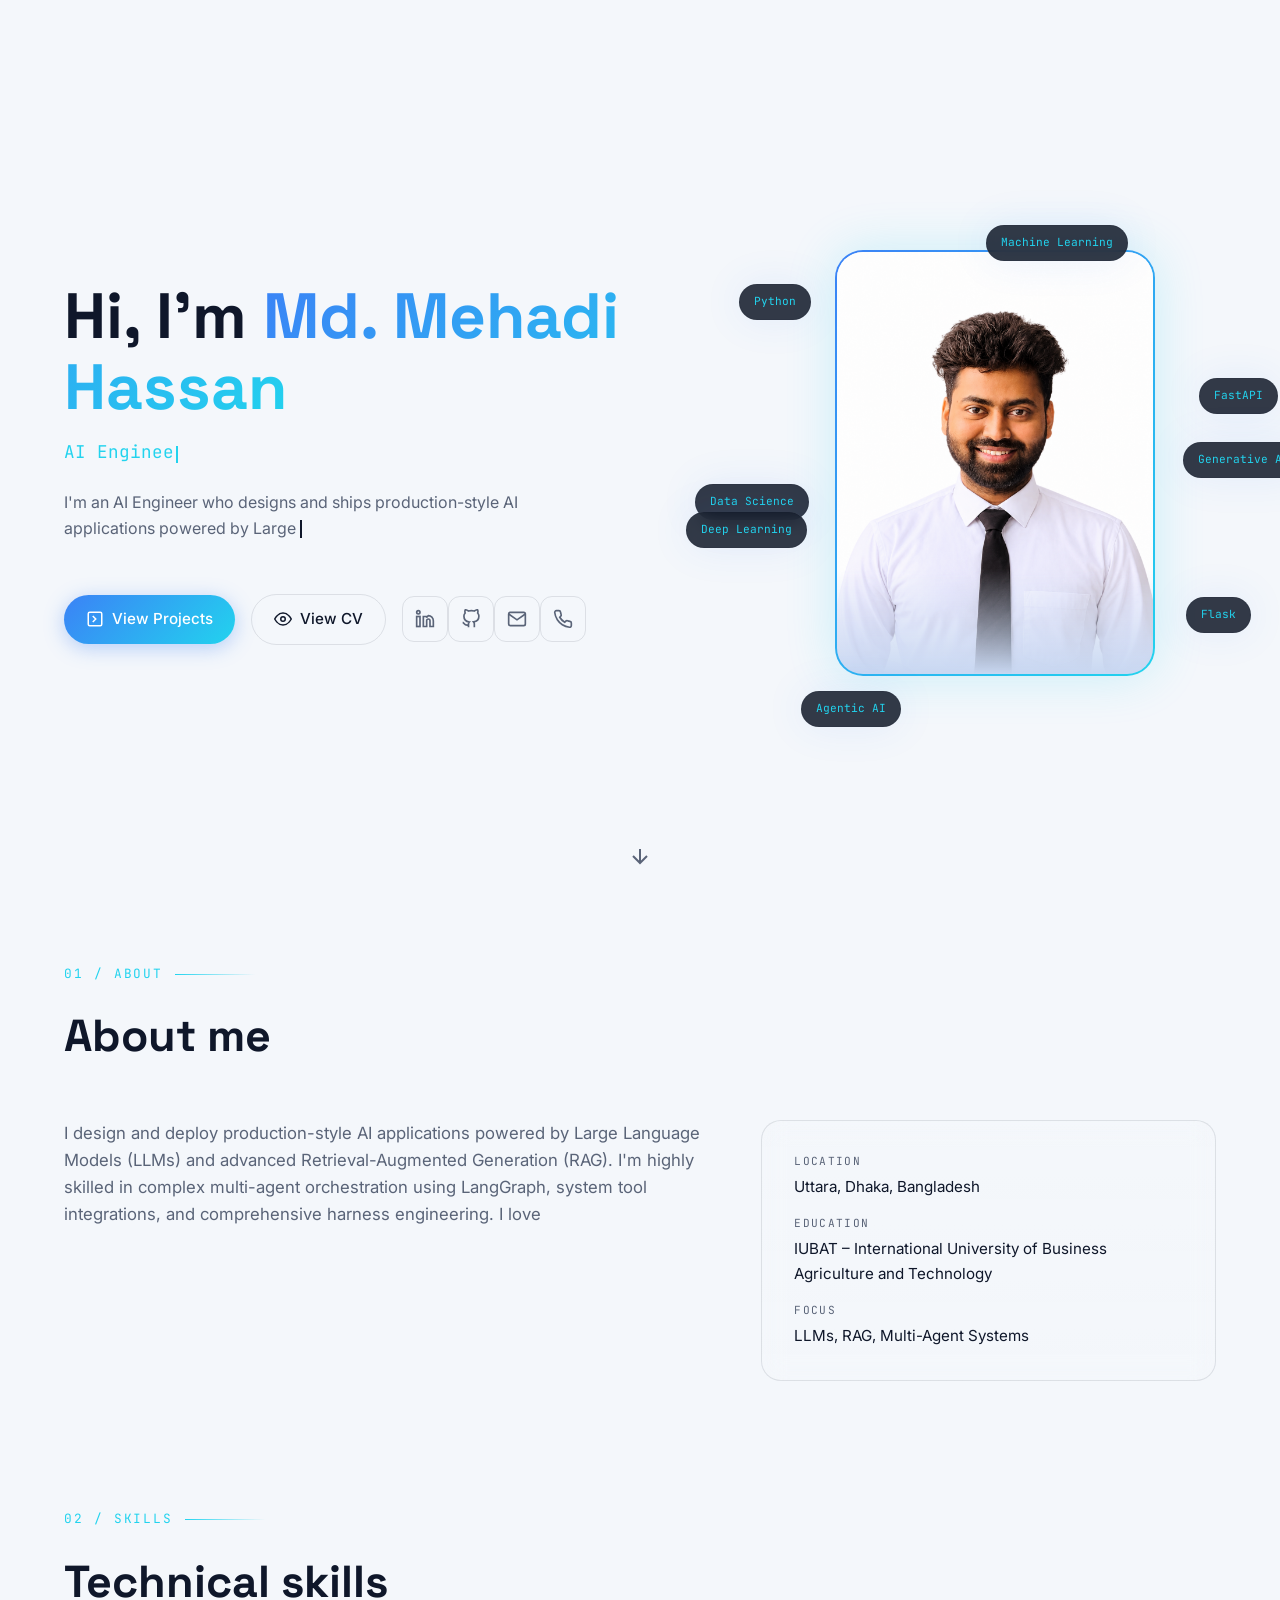
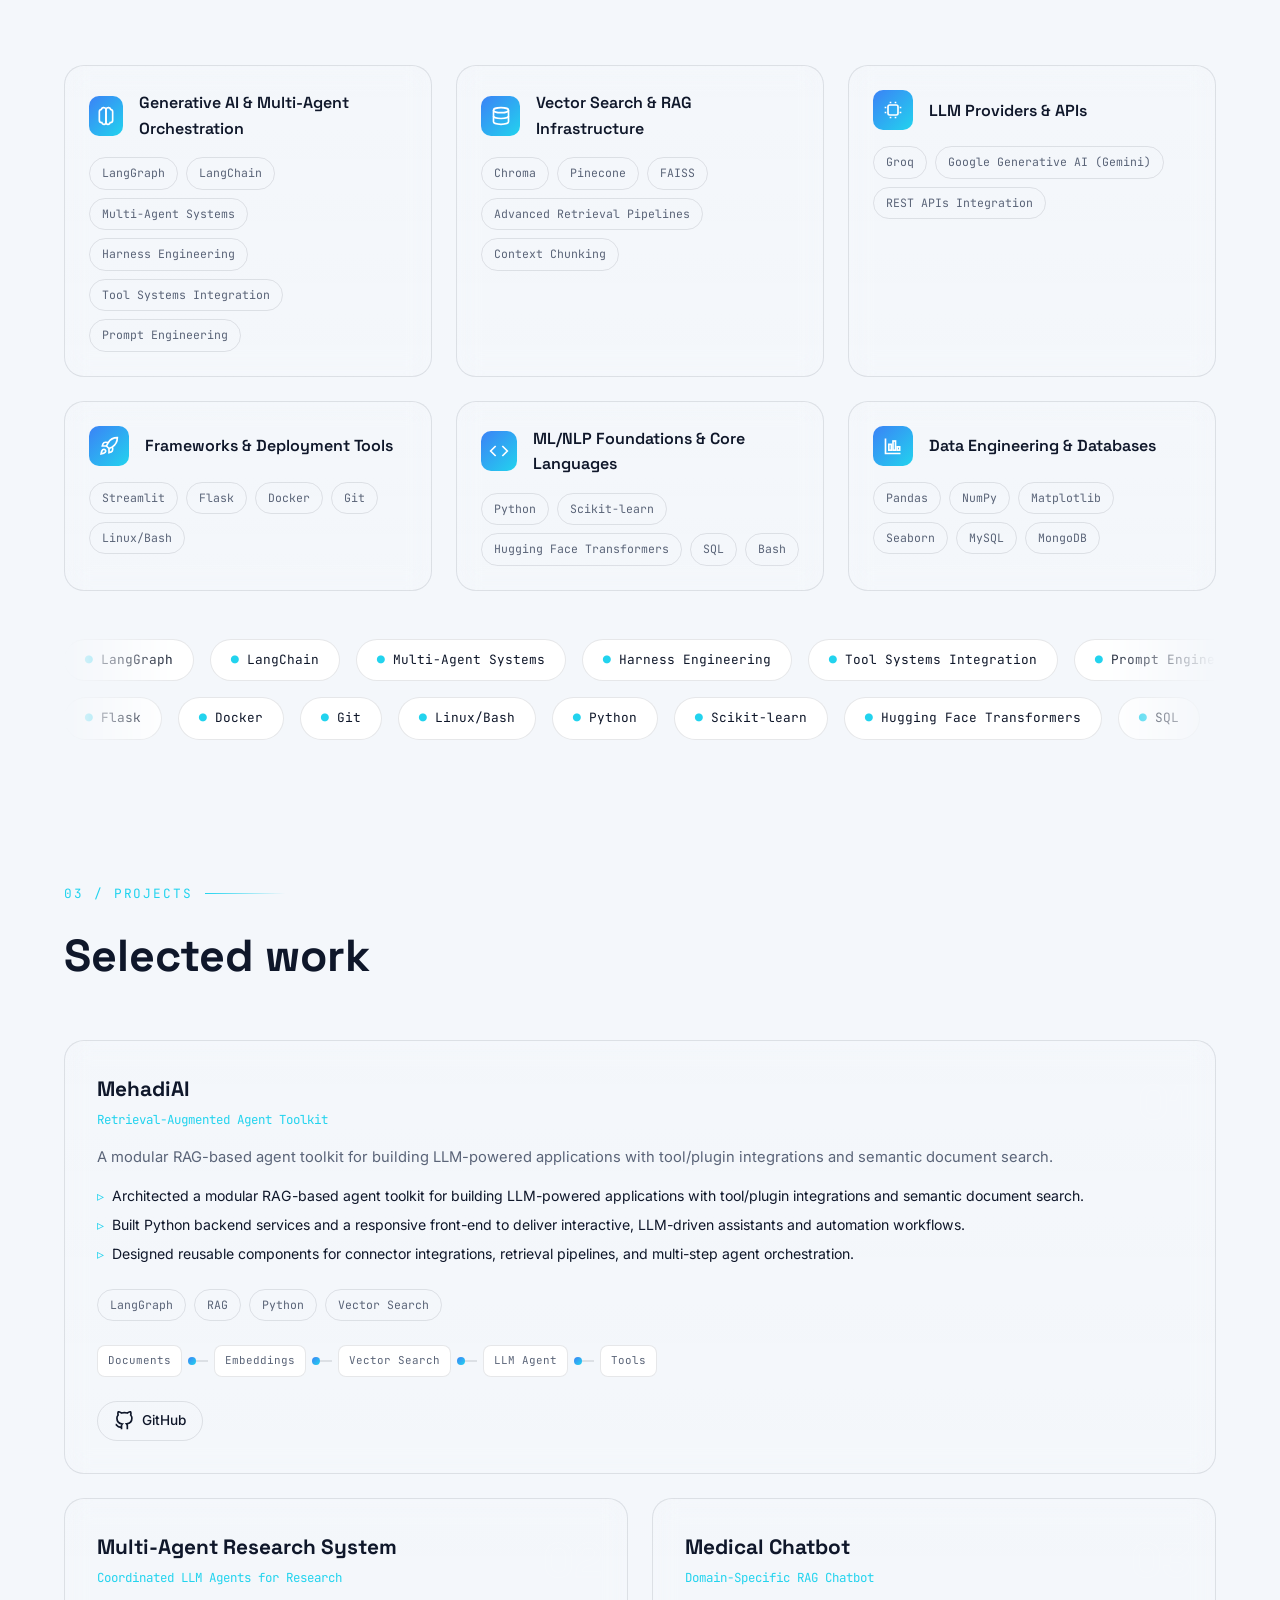
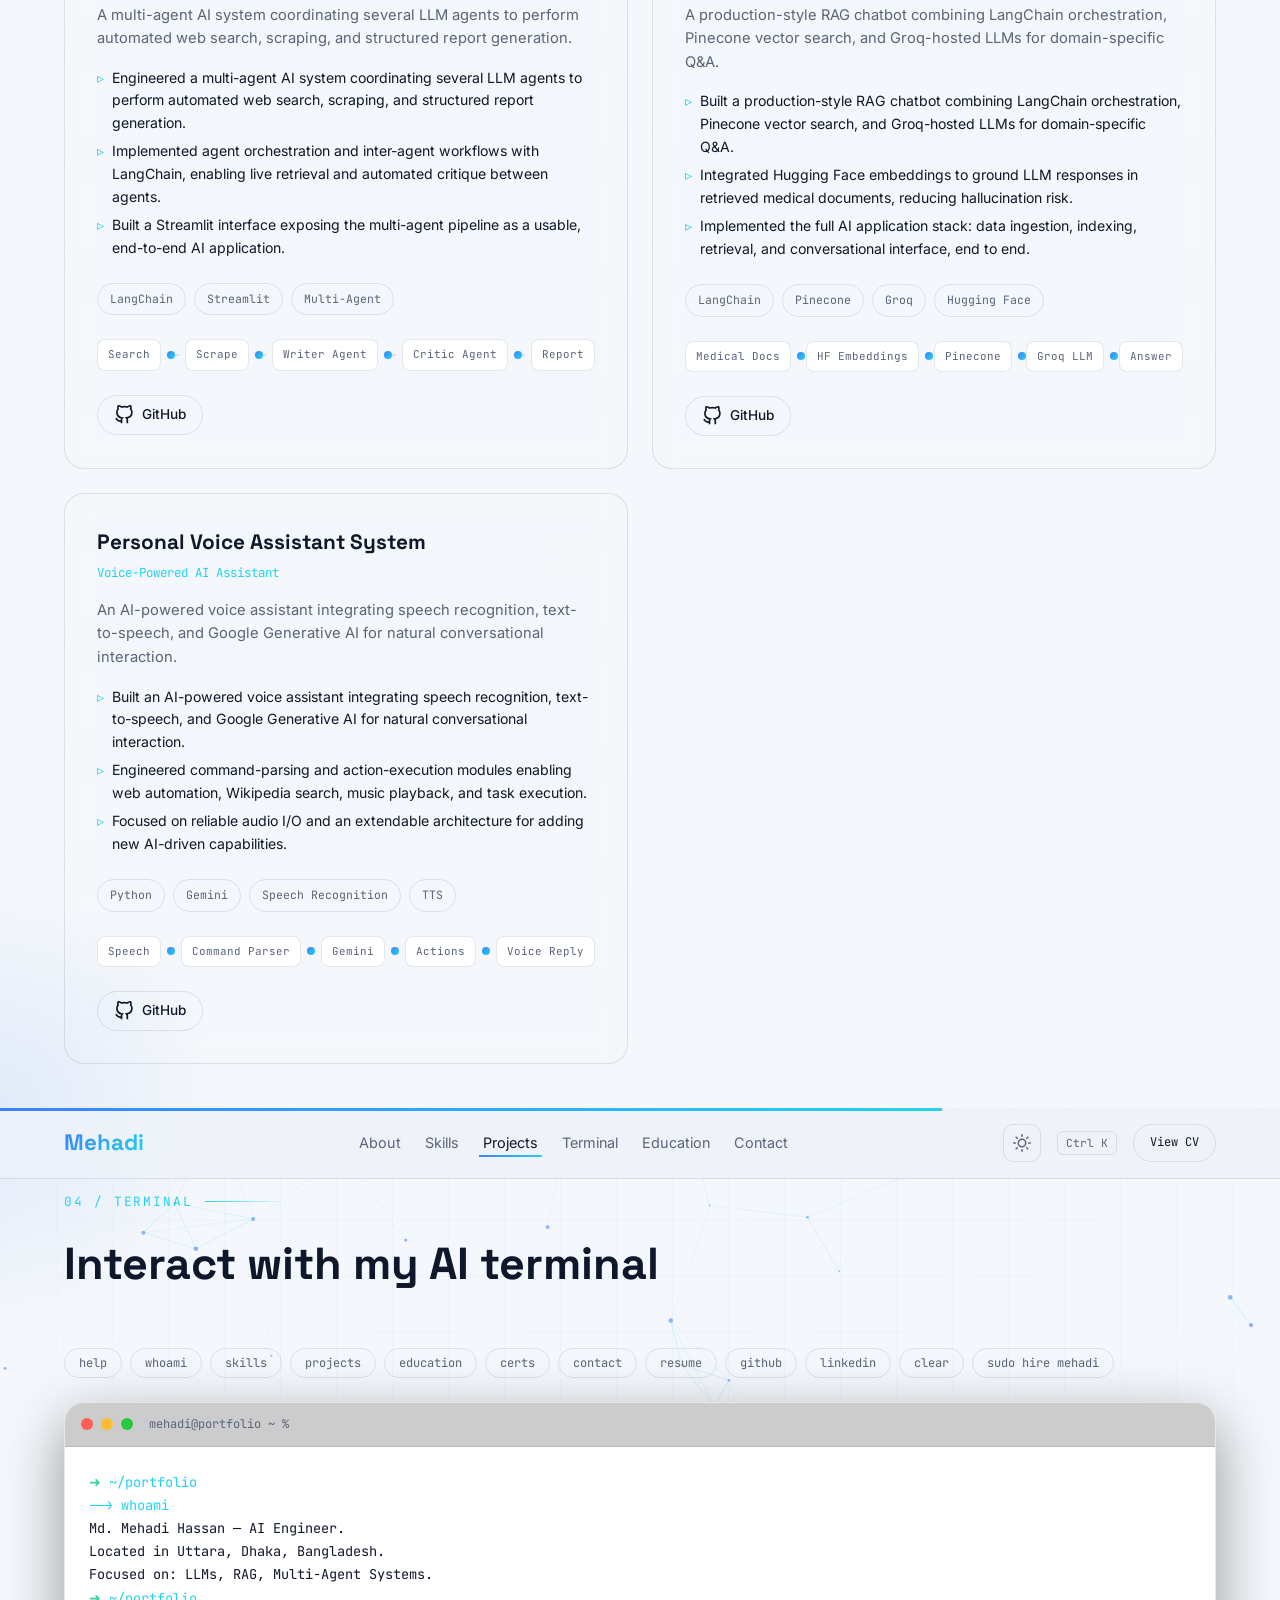
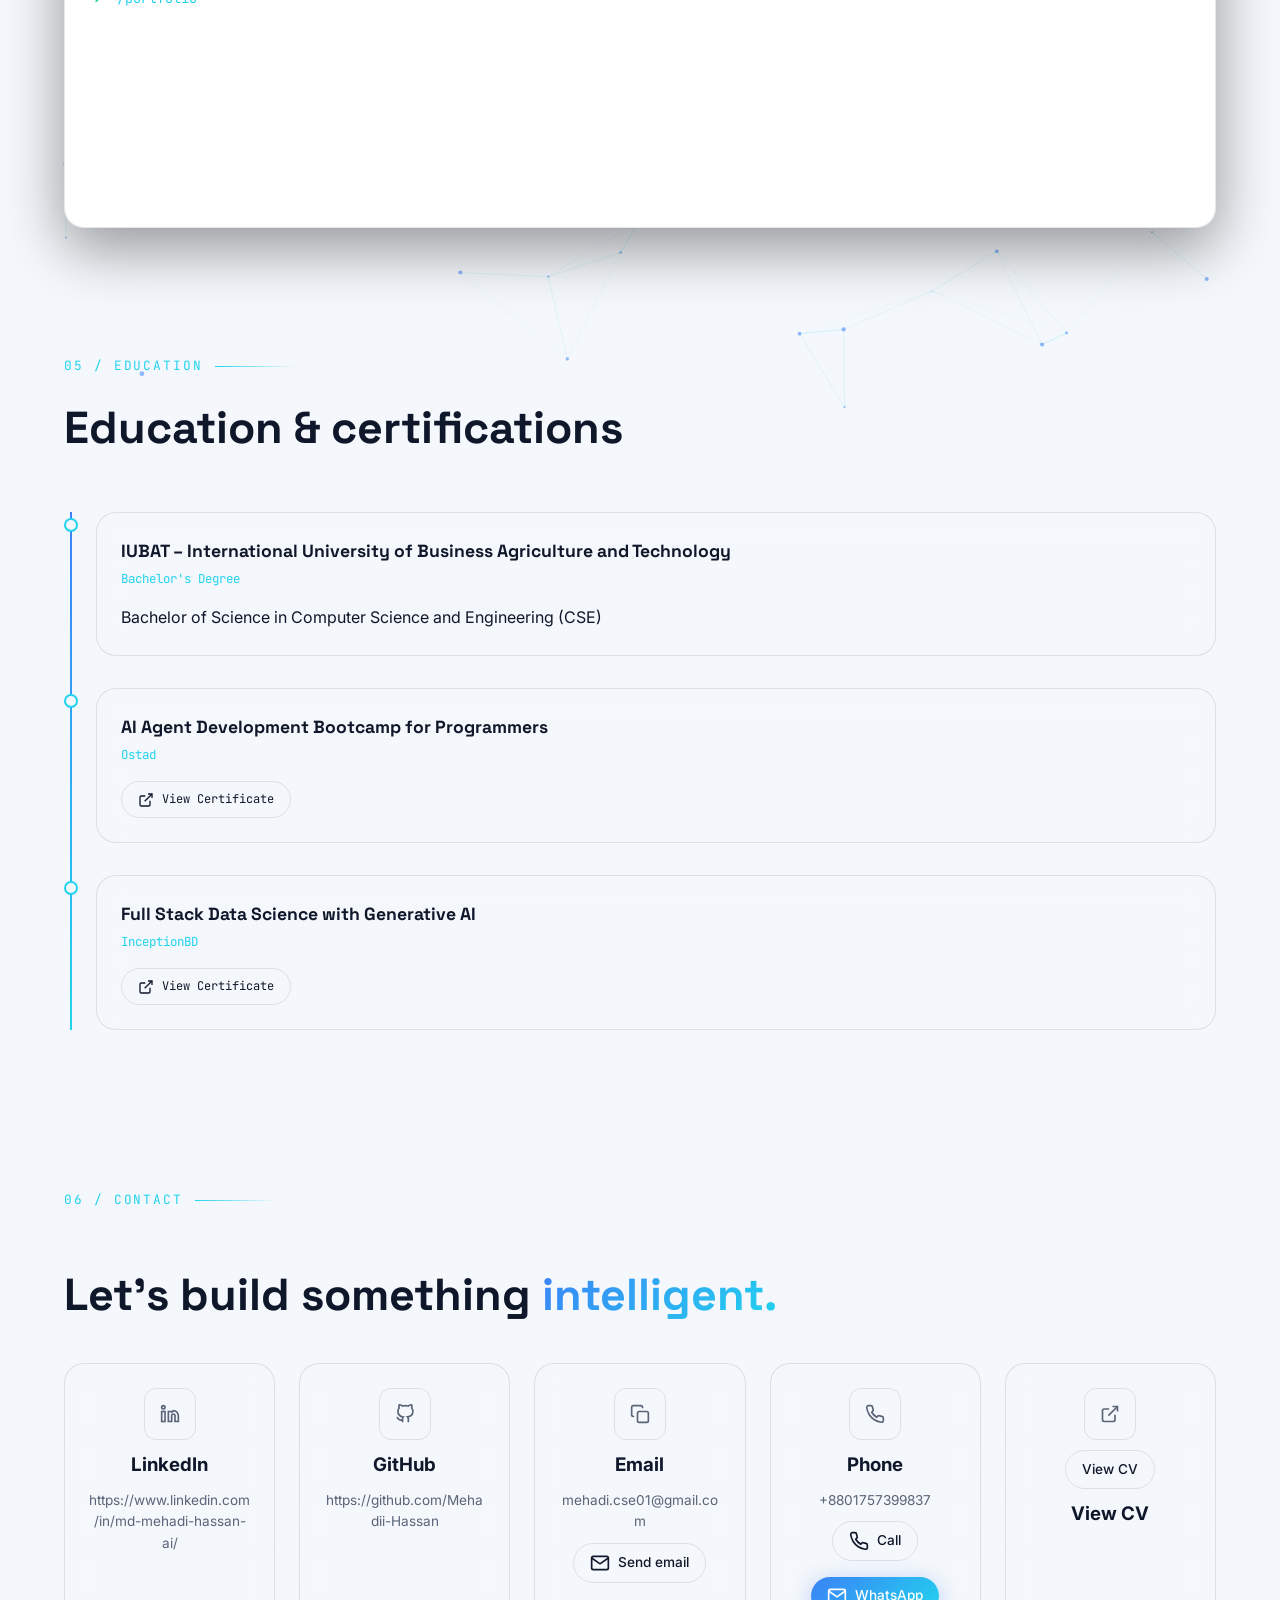
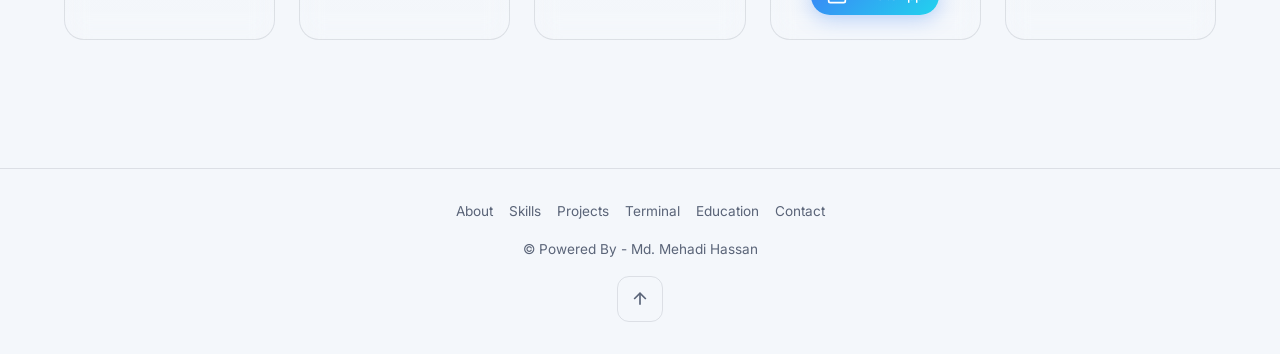
<file: index.html>
<!DOCTYPE html>
<html lang="en">
<head>
  <meta charset="UTF-8" />
  <meta name="viewport" content="width=device-width, initial-scale=1.0" />
  <!-- Apply saved/system theme before paint (prevents flash) -->
  <script>
    (function () {
      try {
        var saved = localStorage.getItem("theme");
        var wantsLight = saved ? saved === "light"
          : window.matchMedia("(prefers-color-scheme: light)").matches;
        if (wantsLight) document.documentElement.setAttribute("data-theme", "light");
      } catch (e) {}
    })();
  </script>

  <!-- SEO -->
  <title>Md. Mehadi Hassan — AI Engineer</title>
  <meta name="description" content="AI Engineer specializing in LLM applications, RAG infrastructure, and multi-agent orchestration with LangGraph. Portfolio of Md. Mehadi Hassan." />
  <link rel="icon" href="assets/favicon.svg" type="image/svg+xml" />
  <meta name="theme-color" content="#060A13" />

  <!-- Canonical (auto-updated by js/data.js if not a placeholder) -->
  <link rel="canonical" href="https://Mehadii-Hassan.github.io/Mehadi-Portfolio/" id="canonical" />

  <!-- Open Graph -->
  <meta property="og:type" content="website" />
  <meta property="og:title" content="Md. Mehadi Hassan — AI Engineer" />
  <meta property="og:description" content="AI Engineer specializing in LLM applications, RAG, and multi-agent systems with LangGraph." />
  <meta property="og:image" content="assets/og-image.png" />
  <meta property="og:url" content="https://Mehadii-Hassan.github.io/Mehadi-Portfolio/" />

  <!-- Twitter -->
  <meta name="twitter:card" content="summary_large_image" />
  <meta name="twitter:title" content="Md. Mehadi Hassan — AI Engineer" />
  <meta name="twitter:description" content="AI Engineer specializing in LLM applications, RAG, and multi-agent systems with LangGraph." />
  <meta name="twitter:image" content="assets/og-image.png" />

  <!-- Fonts -->
  <link rel="preconnect" href="https://fonts.googleapis.com" />
  <link rel="preconnect" href="https://fonts.gstatic.com" crossorigin />
  <link href="https://fonts.googleapis.com/css2?family=Space+Grotesk:wght@400;500;600;700&family=Inter:wght@400;500;600;700&family=JetBrains+Mono:wght@400;500;600&display=swap" rel="stylesheet" />

  <!-- Styles -->
  <link rel="stylesheet" href="css/style.css" />

  <!-- JSON-LD Person schema -->
  <script type="application/ld+json">
  {
    "@context": "https://schema.org",
    "@type": "Person",
    "name": "Md. Mehadi Hassan",
    "jobTitle": "AI Engineer",
    "email": "mailto:mehadi.cse01@gmail.com",
    "address": {
      "@type": "PostalAddress",
      "addressLocality": "Uttara, Dhaka",
      "addressCountry": "Bangladesh"
    },
    "sameAs": [
      "https://github.com/Mehadii-Hassan",
      "https://www.linkedin.com/in/md-mehadi-hassan-ai/"
    ]
  }
  </script>
</head>
<body>
  <!-- Canvas background -->
  <canvas id="bg-canvas"></canvas>

  <!-- Cursor spotlight -->
  <div id="spotlight" aria-hidden="true"></div>

  <!-- Scroll progress bar -->
  <div id="scroll-progress" aria-hidden="true"></div>

  <!-- Boot screen -->
  <div id="boot" aria-hidden="false">
    <div id="boot-text">> initializing portfolio...</div>
  </div>

  <header>
    <nav id="navbar" aria-label="Primary">
      <div class="nav-inner">
        <a href="#hero" class="logo"><span class="gradient-text" id="logo-text">MH.</span></a>

        <ul class="nav-links" id="nav-links">
          <!-- populated by JS from data.js -->
        </ul>

        <div class="nav-actions">
          <button id="theme-toggle" class="theme-toggle" aria-label="Toggle dark/light mode" aria-pressed="false">
            <svg class="icon-moon" width="18" height="18" viewBox="0 0 24 24" fill="none" stroke="currentColor" stroke-width="2" stroke-linecap="round" stroke-linejoin="round" aria-hidden="true"><path d="M21 12.79A9 9 0 1 1 11.21 3 7 7 0 0 0 21 12.79z"/></svg>
            <svg class="icon-sun" width="18" height="18" viewBox="0 0 24 24" fill="none" stroke="currentColor" stroke-width="2" stroke-linecap="round" stroke-linejoin="round" aria-hidden="true"><circle cx="12" cy="12" r="5"/><path d="M12 1v2M12 21v2M4.22 4.22l1.42 1.42M18.36 18.36l1.42 1.42M1 12h2M21 12h2M4.22 19.78l1.42-1.42M18.36 5.64l1.42-1.42"/></svg>
          </button>
          <button id="ctrlk-btn" class="ctrlk-hint" aria-label="Open command palette">Ctrl K</button>
          <a href="assets/Md__Mehadi_Hassan.pdf" class="cv-btn" target="_blank" rel="noopener noreferrer">View CV</a>
          <button id="hamburger" aria-label="Open menu" aria-expanded="false">
            <span></span><span></span><span></span>
          </button>
        </div>
      </div>
    </nav>

    <!-- Mobile menu -->
    <div id="mobile-menu" aria-hidden="true">
      <!-- populated by JS -->
    </div>
  </header>

  <main>
    <!-- ============ HERO ============ -->
    <section id="hero" class="hero">
      <div class="container hero-grid">
        <div class="hero-text reveal">
          <h1>Hi, I'm <span class="gradient-text" id="hero-name">Md. Mehadi Hassan</span></h1>

          <div class="typing-line">
            <span id="typed-role"></span><span class="type-cursor" aria-hidden="true"></span>
          </div>

          <p id="hero-stream" class="hero-intro"></p>

          <div class="hero-actions">
            <a href="#projects" class="btn btn-primary">
              <svg width="18" height="18" viewBox="0 0 24 24" fill="none" stroke="currentColor" stroke-width="2" aria-hidden="true"><path d="M5 3h14a2 2 0 0 1 2 2v14a2 2 0 0 1-2 2H5a2 2 0 0 1-2-2V5a2 2 0 0 1 2-2z"/><path d="M9 8l4 4-4 4"/></svg>
              View Projects
            </a>
            <a href="assets/Md__Mehadi_Hassan.pdf" class="btn btn-outline" target="_blank" rel="noopener noreferrer">
              <svg width="18" height="18" viewBox="0 0 24 24" fill="none" stroke="currentColor" stroke-width="2" aria-hidden="true"><path d="M1 12s4-8 11-8 11 8 11 8-4 8-11 8-11-8-11-8z"/><circle cx="12" cy="12" r="3"/></svg>
              View CV
            </a>
            <div class="icon-btns" id="hero-social">
              <!-- GitHub / LinkedIn / Email icon buttons populated by JS -->
            </div>
          </div>
        </div>

        <div class="hero-visual reveal">
          <div class="float-anim">
            <div class="photo-frame" id="photo-tilt">
              <div class="photo-inner">
                <img src="assets/profile.png" alt="Portrait of Md. Mehadi Hassan" width="360" height="480" loading="eager" />
              </div>
            </div>
          </div>
          <span class="photo-badge badge-1">Python</span>
          <span class="photo-badge badge-2">Data Science</span>
          <span class="photo-badge badge-3">FastAPI</span>
          <span class="photo-badge badge-4">Flask</span>
          <span class="photo-badge badge-5">Machine Learning</span>
          <span class="photo-badge badge-6">Deep Learning</span>
          <span class="photo-badge badge-7">Generative AI</span>
          <span class="photo-badge badge-8">Agentic AI</span>
        </div>
      </div>

      <div class="scroll-down" aria-hidden="true">
        <svg width="24" height="24" viewBox="0 0 24 24" fill="none" stroke="currentColor" stroke-width="2"><path d="M12 5v14"/><path d="M19 12l-7 7-7-7"/></svg>
      </div>
    </section>

    <!-- ============ ABOUT ============ -->
    <section id="about">
      <div class="container">
        <div class="section-head reveal">
          <div class="mono-label">01 / About</div>
          <h2>About me</h2>
        </div>
        <div class="about-grid">
          <p id="about-stream" class="about-stream reveal"></p>
          <div class="facts-card glass reveal">
            <div class="fact">
              <span class="fact-label">Location</span>
              <span class="fact-value" id="fact-location">Uttara, Dhaka, Bangladesh</span>
            </div>
            <div class="fact">
              <span class="fact-label">Education</span>
              <span class="fact-value" id="fact-education"></span>
            </div>
            <div class="fact">
              <span class="fact-label">Focus</span>
              <span class="fact-value" id="fact-focus"></span>
            </div>
          </div>
        </div>
      </div>
    </section>

    <!-- ============ SKILLS ============ -->
    <section id="skills">
      <div class="container">
        <div class="section-head reveal">
          <div class="mono-label">02 / Skills</div>
          <h2>Technical skills</h2>
        </div>
        <div class="skills-grid" id="skills-grid"></div>

        <div class="marquee-wrap reveal">
          <div class="marquee marquee-row-1" id="marquee-1"></div>
          <div class="marquee marquee-row-2 reverse marquee-mid" id="marquee-2"></div>
        </div>
      </div>
    </section>

    <!-- ============ PROJECTS ============ -->
    <section id="projects">
      <div class="container">
        <div class="section-head reveal">
          <div class="mono-label">03 / Projects</div>
          <h2>Selected work</h2>
        </div>
        <div class="projects-grid" id="projects-grid"></div>
      </div>
    </section>

    <!-- ============ TERMINAL ============ -->
    <section id="terminal">
      <div class="container">
        <div class="section-head reveal">
          <div class="mono-label">04 / Terminal</div>
          <h2>Interact with my AI terminal</h2>
        </div>

        <div class="terminal-chips reveal" id="term-chips">
          <!-- populated by JS -->
        </div>

        <div class="terminal reveal">
          <div class="term-bar">
            <span class="term-dot red"></span>
            <span class="term-dot yellow"></span>
            <span class="term-dot green"></span>
            <span class="term-title">mehadi@portfolio ~ %</span>
          </div>
          <div class="term-body" id="term-body" role="log" aria-live="polite">

          </div>
        </div>
      </div>
    </section>

    <!-- ============ EDUCATION ============ -->
    <section id="education">
      <div class="container">
        <div class="section-head reveal">
          <div class="mono-label">05 / Education</div>
          <h2>Education & certifications</h2>
        </div>
        <div class="timeline reveal" id="timeline">
          <div class="timeline-line" id="timeline-line"></div>
          <!-- education + certs populated by JS -->
        </div>
      </div>
    </section>

    <!-- ============ CONTACT ============ -->
    <section id="contact">
      <div class="container">
        <div class="section-head reveal">
          <div class="mono-label">06 / Contact</div>
        </div>
        <h2 class="contact-headline reveal">Let's build something <span class="gradient-text">intelligent.</span></h2>
        <div class="contact-grid" id="contact-grid"></div>
      </div>
    </section>
  </main>

  <footer>
    <div class="container footer-inner">
      <div class="footer-links" id="footer-links"></div>
      <p class="footer-note" id="footer-note"></p>
      <button id="back-to-top" aria-label="Back to top">
        <svg width="20" height="20" viewBox="0 0 24 24" fill="none" stroke="currentColor" stroke-width="2"><path d="M12 19V5"/><path d="M5 12l7-7 7 7"/></svg>
      </button>
    </div>
  </footer>

  <!-- Command palette -->
  <div id="palette-overlay" aria-hidden="true">
    <div id="palette" role="dialog" aria-label="Command palette">
      <input id="palette-input" type="text" placeholder="Type a command or jump to..." aria-label="Search commands" />
      <ul id="palette-list"></ul>
    </div>
  </div>

  <!-- Toast -->
  <div id="toast" role="status" aria-live="polite"></div>

  <!-- Scripts -->
  <script src="js/data.js"></script>
  <script src="js/icons.js"></script>
  <script src="js/stream.js"></script>
  <script src="js/background.js"></script>
  <script src="js/terminal.js"></script>
  <script src="js/main.js"></script>
</body>
</html>
</file>
<file: css/style.css>
/* ============================================================
   DESIGN SYSTEM
   Concept: dark, calm, high-end AI-lab aesthetic (Linear/Vercel)
   ============================================================ */

:root {
  --bg: #060A13;
  --bg-soft: #0B1120;
  --surface: #101827;
  --bg-glass: rgba(6, 10, 19, 0.75);
  --border: rgba(255, 255, 255, 0.08);
  --text: #E8ECF4;
  --muted: #8B95A9;
  --primary: #3B82F6;
  --accent: #22D3EE;
  --violet: #8B5CF6;
  --gradient: linear-gradient(135deg, #3B82F6, #22D3EE);
  --success: #34D399;

  /* Fonts */
  --font-heading: "Space Grotesk", sans-serif;
  --font-body: "Inter", sans-serif;
  --font-mono: "JetBrains Mono", monospace;

  /* Spacing scale (8px multiples) */
  --sp-1: 8px;
  --sp-2: 16px;
  --sp-3: 24px;
  --sp-4: 32px;
  --sp-5: 48px;
  --sp-6: 64px;

  /* Layout */
  --max-w: 1200px;
  --radius: 20px;
  --radius-sm: 12px;

  /* Fluid type */
  --fs-hero: clamp(2.4rem, 5.5vw, 4rem);
  --fs-title: clamp(1.8rem, 4vw, 2.8rem);
  --fs-section: clamp(1.5rem, 2.6vw, 2rem);
  --fs-body: clamp(1rem, 1.2vw, 1.06rem);

  --shadow-glow: 0 0 40px rgba(34, 211, 238, 0.12);
  --transition: 0.25s cubic-bezier(0.4, 0, 0.2, 1);
}

/* ============================================================
   LIGHT THEME (override variables when <html data-theme="light">)
   ============================================================ */
[data-theme="light"] {
  --bg: #F4F7FB;
  --bg-soft: #EEF2F9;
  --surface: #FFFFFF;
  --bg-glass: rgba(238, 242, 249, 0.8);
  --border: rgba(15, 23, 42, 0.10);
  --text: #0F172A;
  --muted: #5A6478;
  --shadow-glow: 0 0 40px rgba(59, 130, 246, 0.10);
}

/* Smooth transition when switching themes (transform/opacity-friendly).
   Only active when the user is NOT reducing motion. */
@media (prefers-reduced-motion: no-preference) {
  body,
  .glass,
  .terminal,
  #navbar.scrolled,
  .skill-card,
  .project-card,
  .contact-card,
  .tl-card,
  .photo-inner,
  .pipe-node,
  .chip,
  .marquee-item {
    transition: background-color 0.35s ease, color 0.35s ease, border-color 0.35s ease;
  }
}

/* ---------- Reset ---------- */
*, *::before, *::after {
  box-sizing: border-box;
  margin: 0;
  padding: 0;
}

html {
  scroll-behavior: smooth;
  scroll-padding-top: 80px;
}

body {
  font-family: var(--font-body);
  font-size: var(--fs-body);
  color: var(--text);
  background: var(--bg);
  line-height: 1.6;
  overflow-x: hidden;
  -webkit-font-smoothing: antialiased;
}

/* Faint grid + noise overlay on the background */
body::before {
  content: "";
  position: fixed;
  inset: 0;
  z-index: 0;
  pointer-events: none;
  background-image:
    linear-gradient(rgba(59, 130, 246, 0.04) 1px, transparent 1px),
    linear-gradient(90deg, rgba(59, 130, 246, 0.04) 1px, transparent 1px);
  background-size: 56px 56px;
  -webkit-mask-image: radial-gradient(ellipse 80% 60% at 50% 0%, #000 40%, transparent 100%);
  mask-image: radial-gradient(ellipse 80% 60% at 50% 0%, #000 40%, transparent 100%);
}

#bg-canvas {
  position: fixed;
  inset: 0;
  z-index: 0;
  pointer-events: none;
}

img {
  max-width: 100%;
  display: block;
}

a {
  color: inherit;
  text-decoration: none;
}

button {
  font-family: inherit;
  cursor: pointer;
  border: none;
  background: none;
  color: inherit;
}

ul { list-style: none; }

/* Accessible focus rings */
:focus-visible {
  outline: 2px solid var(--accent);
  outline-offset: 3px;
  border-radius: 4px;
}

/* ---------- Utilities ---------- */
.container {
  max-width: var(--max-w);
  margin: 0 auto;
  padding: 0 var(--sp-3);
  position: relative;
  z-index: 1;
}

section {
  padding: var(--sp-6) 0;
  position: relative;
  z-index: 1;
}

.gradient-text {
  background: var(--gradient);
  -webkit-background-clip: text;
  background-clip: text;
  -webkit-text-fill-color: transparent;
  color: transparent;
}

.mono-label {
  font-family: var(--font-mono);
  font-size: 0.8rem;
  letter-spacing: 0.15em;
  color: var(--accent);
  text-transform: uppercase;
  display: flex;
  align-items: center;
  gap: 12px;
  margin-bottom: var(--sp-2);
}
.mono-label::after {
  content: "";
  flex: 1;
  max-width: 80px;
  height: 1px;
  background: linear-gradient(90deg, var(--accent), transparent);
}

/* Glass card */
.glass {
  background: linear-gradient(180deg, rgba(255,255,255,0.04), rgba(255,255,255,0.02));
  border: 1px solid var(--border);
  border-radius: var(--radius);
  backdrop-filter: blur(12px);
  -webkit-backdrop-filter: blur(12px);
}

/* ---------- Scroll reveal ---------- */
.reveal {
  opacity: 0;
  transform: translateY(24px);
  transition: opacity 0.7s cubic-bezier(0.4,0,0.2,1), transform 0.7s cubic-bezier(0.4,0,0.2,1);
}
.reveal.visible {
  opacity: 1;
  transform: translateY(0);
}

/* ---------- Scroll progress bar ---------- */
#scroll-progress {
  position: fixed;
  top: 0;
  left: 0;
  height: 3px;
  width: 0%;
  z-index: 1000;
  background: var(--gradient);
}

/* ---------- Cursor spotlight ---------- */
#spotlight {
  position: fixed;
  top: 0;
  left: 0;
  width: 500px;
  height: 500px;
  border-radius: 50%;
  pointer-events: none;
  z-index: 0;
  background: radial-gradient(circle, rgba(59,130,246,0.10), transparent 60%);
  transform: translate(-50%, -50%);
  transition: opacity 0.3s;
}

/* ============================================================
   BOOT SCREEN
   ============================================================ */
#boot {
  position: fixed;
  inset: 0;
  z-index: 2000;
  background: var(--bg);
  display: flex;
  align-items: center;
  justify-content: center;
  flex-direction: column;
  gap: var(--sp-2);
  transition: opacity 0.6s ease;
}
#boot.hidden { opacity: 0; pointer-events: none; }
#boot-text {
  font-family: var(--font-mono);
  color: var(--muted);
  font-size: 0.95rem;
  white-space: pre;
}

/* ============================================================
   NAVBAR
   ============================================================ */
#navbar {
  position: fixed;
  top: 0;
  left: 0;
  right: 0;
  z-index: 100;
  padding: var(--sp-2) 0;
  transition: background 0.3s, border-color 0.3s, backdrop-filter 0.3s;
  border-bottom: 1px solid transparent;
}
#navbar.scrolled {
  background: var(--bg-glass);
  backdrop-filter: blur(14px);
  -webkit-backdrop-filter: blur(14px);
  border-bottom-color: var(--border);
}
.nav-inner {
  max-width: var(--max-w);
  margin: 0 auto;
  padding: 0 var(--sp-3);
  display: flex;
  align-items: center;
  justify-content: space-between;
  gap: var(--sp-2);
}
.logo {
  font-family: var(--font-heading);
  font-weight: 700;
  font-size: 1.4rem;
}
.nav-links {
  display: flex;
  gap: var(--sp-2);
  align-items: center;
}
.nav-links a {
  font-size: 0.9rem;
  color: var(--muted);
  transition: color var(--transition);
  padding: 6px 4px;
  position: relative;
}
.nav-links a::after {
  content: "";
  position: absolute;
  left: 0;
  bottom: 0;
  width: 0%;
  height: 2px;
  background: var(--gradient);
  transition: width var(--transition);
}
.nav-links a:hover, .nav-links a.active { color: var(--text); }
.nav-links a:hover::after, .nav-links a.active::after { width: 100%; }

.nav-actions { display: flex; align-items: center; gap: var(--sp-2); }
.cv-btn {
  font-family: var(--font-mono);
  font-size: 0.75rem;
  border: 1px solid var(--border);
  border-radius: 999px;
  padding: 8px 16px;
  transition: all var(--transition);
  color: var(--text);
}
.cv-btn:hover { border-color: var(--accent); color: var(--accent); box-shadow: var(--shadow-glow); }

.ctrlk-hint {
  font-family: var(--font-mono);
  font-size: 0.7rem;
  color: var(--muted);
  border: 1px solid var(--border);
  border-radius: 6px;
  padding: 4px 8px;
  cursor: pointer;
  transition: all var(--transition);
}
.ctrlk-hint:hover { color: var(--text); border-color: var(--accent); }

/* Theme toggle */
.theme-toggle {
  width: 38px;
  height: 38px;
  display: flex;
  align-items: center;
  justify-content: center;
  color: var(--muted);
  border: 1px solid var(--border);
  border-radius: 10px;
  transition: all var(--transition);
}
.theme-toggle:hover { color: var(--text); border-color: var(--accent); box-shadow: var(--shadow-glow); }
/* Sun icon hidden in dark mode, shown in light mode */
.theme-toggle .icon-sun { display: none; }
[data-theme="light"] .theme-toggle .icon-sun { display: block; }
[data-theme="light"] .theme-toggle .icon-moon { display: none; }

/* Hamburger */
#hamburger {
  display: none;
  width: 40px;
  height: 40px;
  flex-direction: column;
  align-items: center;
  justify-content: center;
  gap: 5px;
}
#hamburger span {
  width: 22px;
  height: 2px;
  background: var(--text);
  border-radius: 2px;
  transition: all 0.3s;
}
#hamburger.open span:nth-child(1) { transform: translateY(7px) rotate(45deg); }
#hamburger.open span:nth-child(2) { opacity: 0; }
#hamburger.open span:nth-child(3) { transform: translateY(-7px) rotate(-45deg); }

/* Mobile overlay menu */
#mobile-menu {
  position: fixed;
  inset: 0;
  z-index: 99;
  background: var(--bg-glass);
  backdrop-filter: blur(16px);
  display: flex;
  flex-direction: column;
  align-items: center;
  justify-content: center;
  gap: var(--sp-3);
  opacity: 0;
  pointer-events: none;
  transition: opacity 0.3s;
}
#mobile-menu.open { opacity: 1; pointer-events: auto; }
#mobile-menu a {
  font-family: var(--font-heading);
  font-size: 1.6rem;
  color: var(--text);
}
#mobile-menu a:hover { color: var(--accent); }

/* ============================================================
   HERO
   ============================================================ */
.hero {
  min-height: 100vh;
  display: flex;
  align-items: center;
  padding-top: 90px;
  overflow: hidden;
}
.hero-grid {
  display: grid;
  grid-template-columns: 1.2fr 0.8fr;
  gap: var(--sp-5);
  align-items: center;
}

/* Status pill */
.hero h1 {
  font-family: var(--font-heading);
  font-size: var(--fs-hero);
  font-weight: 700;
  line-height: 1.1;
  margin-bottom: var(--sp-2);
}

.typing-line {
  font-family: var(--font-mono);
  font-size: 1.1rem;
  color: var(--accent);
  min-height: 1.6em;
  margin-bottom: var(--sp-3);
}
.type-cursor {
  display: inline-block;
  width: 2px;
  height: 1em;
  background: var(--accent);
  margin-left: 2px;
  vertical-align: text-bottom;
  animation: blink 1s step-end infinite;
}
@keyframes blink { 50% { opacity: 0; } }

/* Streaming intro with blinking cursor */
#hero-stream {
  color: var(--muted);
  max-width: 34em;
  margin-bottom: var(--sp-4);
  min-height: 4.5em;
}
.stream-cursor {
  display: inline-block;
  width: 2px;
  height: 1.1em;
  background: var(--text);
  vertical-align: text-bottom;
  animation: blink 1s step-end infinite;
}

/* Buttons */
.hero-actions {
  display: flex;
  flex-wrap: wrap;
  gap: var(--sp-2);
  align-items: center;
}
.btn {
  display: inline-flex;
  align-items: center;
  gap: 8px;
  font-size: 0.95rem;
  padding: 12px 22px;
  border-radius: 999px;
  transition: all var(--transition);
  font-weight: 500;
}
.btn-primary {
  background: var(--gradient);
  color: #fff;
  box-shadow: 0 4px 20px rgba(59, 130, 246, 0.35);
}
.btn-primary:hover { transform: translateY(-2px); box-shadow: 0 8px 30px rgba(34, 211, 238, 0.45); }
.btn-outline {
  border: 1px solid var(--border);
  color: var(--text);
}
.btn-outline:hover { border-color: var(--accent); color: var(--accent); transform: translateY(-2px); }

.icon-btn {
  width: 46px;
  height: 46px;
  border-radius: 12px;
  border: 1px solid var(--border);
  display: inline-flex;
  align-items: center;
  justify-content: center;
  color: var(--muted);
  transition: all var(--transition);
}
.icon-btn:hover { color: var(--accent); border-color: var(--accent); transform: translateY(-2px); box-shadow: var(--shadow-glow); }
.icon-btn svg { width: 20px; height: 20px; }

/* Hero right: photo card */
.hero-visual {
  position: relative;
  display: flex;
  justify-content: center;
}
.photo-frame {
  position: relative;
  width: 320px;
  max-width: 100%;
  border-radius: 28px;
  padding: 2px;
  background: var(--gradient);
  box-shadow: 0 0 50px rgba(34, 211, 238, 0.2);
  transform-style: preserve-3d;
}
.photo-inner {
  border-radius: 26px;
  overflow: hidden;
  background: linear-gradient(180deg, #EAF0FA, #C9D8F2);
}
.photo-inner img {
  width: 100%;
  height: auto;
  -webkit-mask-image: linear-gradient(180deg, #000 75%, transparent 100%);
  mask-image: linear-gradient(180deg, #000 75%, transparent 100%);
}
.photo-badge {
  position: absolute;
  font-family: var(--font-mono);
  font-size: 0.7rem;
  background: rgba(16, 24, 39, 0.85);
  backdrop-filter: blur(8px);
  border: 1px solid var(--border);
  padding: 8px 14px;
  border-radius: 999px;
  color: var(--accent);
  box-shadow: var(--shadow-glow);
  animation: drift 6s ease-in-out infinite;
}
.badge-1 { top: 8%; left: -8%; }
.badge-2 { top: 55%; left: -18%; animation-delay: -1.5s; }
.badge-3 { top: 30%; right: -14%; animation-delay: -3s; }
.badge-4 { bottom: 10%; right: -8%; animation-delay: -4.5s; }
.badge-5 { top: -6%; right: 20%; animation-delay: -2s; }
.badge-6 { bottom: 30%; left: -20%; animation-delay: -0.8s; }
.badge-7 { top: 45%; right: -20%; animation-delay: -2.4s; }
.badge-8 { bottom: -12%; left: 6%; animation-delay: -3.6s; }
@keyframes drift {
  0%, 100% { transform: translateY(0); }
  50% { transform: translateY(-10px); }
}

/* Float animation on photo frame */
.float-anim { animation: floaty 6s ease-in-out infinite; }
@keyframes floaty {
  0%, 100% { transform: translateY(0); }
  50% { transform: translateY(-12px); }
}

/* Scroll down indicator */
.scroll-down {
  position: absolute;
  bottom: 24px;
  left: 50%;
  transform: translateX(-50%);
  color: var(--muted);
  animation: bounce 2s infinite;
  z-index: 2;
}
.scroll-down svg { width: 24px; height: 24px; }
@keyframes bounce {
  0%, 100% { transform: translate(-50%, 0); }
  50% { transform: translate(-50%, 8px); }
}

/* ============================================================
   ABOUT
   ============================================================ */
.about-grid {
  display: grid;
  grid-template-columns: 1fr 0.7fr;
  gap: var(--sp-5);
  align-items: start;
}
.about-stream {
  color: var(--muted);
  font-size: 1.05rem;
  min-height: 8em;
}
.facts-card {
  padding: var(--sp-4);
  display: flex;
  flex-direction: column;
  gap: var(--sp-2);
}
.fact {
  display: flex;
  flex-direction: column;
  gap: 4px;
}
.fact-label {
  font-family: var(--font-mono);
  font-size: 0.7rem;
  letter-spacing: 0.12em;
  color: var(--muted);
  text-transform: uppercase;
}
.fact-value { color: var(--text); font-size: 0.95rem; }

/* ============================================================
   SKILLS
   ============================================================ */
.section-head {
  margin-bottom: var(--sp-5);
}
.section-head h2 {
  font-family: var(--font-heading);
  font-size: var(--fs-title);
  font-weight: 700;
}

.skills-grid {
  display: grid;
  grid-template-columns: repeat(3, 1fr);
  gap: var(--sp-3);
}
.skill-card {
  padding: var(--sp-3);
  transition: transform var(--transition), border-color var(--transition);
}
.skill-card:hover { transform: translateY(-4px); border-color: rgba(34, 211, 238, 0.3); }
.skill-head {
  display: flex;
  align-items: center;
  gap: var(--sp-2);
  margin-bottom: var(--sp-2);
}
.skill-icon {
  width: 40px;
  height: 40px;
  border-radius: 10px;
  display: flex;
  align-items: center;
  justify-content: center;
  background: var(--gradient);
  color: #fff;
}
.skill-icon svg { width: 20px; height: 20px; }
.skill-card h3 {
  font-family: var(--font-heading);
  font-size: 1rem;
  font-weight: 600;
}
.chips { display: flex; flex-wrap: wrap; gap: 8px; }
.chip {
  font-family: var(--font-mono);
  font-size: 0.72rem;
  padding: 6px 12px;
  border-radius: 999px;
  border: 1px solid var(--border);
  color: var(--muted);
  transition: all var(--transition);
  opacity: 0;
  transform: translateY(8px);
}
.chip.pop { opacity: 1; transform: translateY(0); }
.chip:hover { border-color: var(--accent); color: var(--accent); box-shadow: var(--shadow-glow); }

/* Marquee */
.marquee-wrap {
  margin-top: var(--sp-5);
  overflow: hidden;
  position: relative;
  -webkit-mask-image: linear-gradient(90deg, transparent, #000 10%, #000 90%, transparent);
  mask-image: linear-gradient(90deg, transparent, #000 10%, #000 90%, transparent);
}
.marquee {
  display: flex;
  gap: var(--sp-2);
  width: max-content;
}
.marquee-inner {
  display: flex;
  align-items: center;
  gap: var(--sp-2);
}
.marquee-row-1 { animation: scrollX 28s linear infinite; }
.marquee-row-2 {
  animation: scrollX 32s linear infinite;
  animation-direction: reverse;
}
.marquee:hover { animation-play-state: paused; }
.marquee-mid { margin: var(--sp-2) 0; }
@keyframes scrollX {
  from { transform: translateX(0); }
  to { transform: translateX(-50%); }
}
.marquee-item {
  font-family: var(--font-mono);
  font-size: 0.8rem;
  color: var(--text);
  border: 1px solid var(--border);
  padding: 10px 20px;
  border-radius: 999px;
  white-space: nowrap;
  background: var(--surface);
}
.marquee-item span { color: var(--accent); margin-right: 8px; }

/* ============================================================
   PROJECTS
   ============================================================ */
.projects-grid {
  display: grid;
  grid-template-columns: repeat(2, 1fr);
  gap: var(--sp-3);
}
.project-card {
  position: relative;
  padding: var(--sp-4);
  overflow: hidden;
  transition: transform var(--transition), border-color var(--transition);
  transform-style: preserve-3d;
}
.project-card:first-child { grid-column: span 2; }
.project-card:hover { border-color: rgba(59, 130, 246, 0.3); }
.project-card::before {
  content: "";
  position: absolute;
  inset: 0;
  border-radius: var(--radius);
  background: radial-gradient(400px circle at var(--mx, 50%) var(--my, 50%), rgba(59,130,246,0.12), transparent 65%);
  opacity: 0;
  transition: opacity 0.3s;
  pointer-events: none;
}
.project-card:hover::before { opacity: 1; }

.project-num {
  position: absolute;
  top: var(--sp-3);
  right: var(--sp-3);
  font-family: var(--font-heading);
  font-size: 3rem;
  font-weight: 700;
  color: transparent;
  -webkit-text-stroke: 1px rgba(255,255,255,0.12);
}
.project-card h3 {
  font-family: var(--font-heading);
  font-size: 1.3rem;
  font-weight: 700;
  margin-bottom: 4px;
}
.project-sub {
  font-family: var(--font-mono);
  font-size: 0.78rem;
  color: var(--accent);
  margin-bottom: var(--sp-2);
}
.project-summary { color: var(--muted); font-size: 0.92rem; margin-bottom: var(--sp-2); }
.project-bullets {
  display: flex;
  flex-direction: column;
  gap: 6px;
  color: var(--text);
  font-size: 0.88rem;
  margin-bottom: var(--sp-3);
}
.project-bullets li { display: flex; gap: 8px; }
.project-bullets li::before { content: "▹"; color: var(--accent); }

.project-tags { display: flex; flex-wrap: wrap; gap: 8px; margin-bottom: var(--sp-3); }

/* Pipeline strip */
.pipeline {
  display: flex;
  align-items: center;
  gap: 6px;
  margin-bottom: var(--sp-3);
  overflow: hidden;
  position: relative;
}
.pipe-node {
  font-family: var(--font-mono);
  font-size: 0.68rem;
  color: var(--muted);
  border: 1px solid var(--border);
  background: var(--surface);
  padding: 6px 10px;
  border-radius: 8px;
  white-space: nowrap;
}
.pipe-link { position: relative; width: 20px; height: 2px; background: var(--border); }
.pipe-link::after {
  content: "";
  position: absolute;
  top: -3px;
  left: 0;
  width: 8px;
  height: 8px;
  border-radius: 50%;
  background: var(--gradient);
  animation: travel 1.6s linear infinite;
}
@keyframes travel {
  from { left: 0; opacity: 1; }
  to { left: 100%; opacity: 0; }
}

.project-actions { display: flex; gap: var(--sp-2); flex-wrap: wrap; }
.btn-sm { font-size: 0.85rem; padding: 8px 16px; }

/* ============================================================
   TERMINAL
   ============================================================ */
.terminal-chips { display: flex; flex-wrap: wrap; gap: 8px; margin-bottom: var(--sp-3); }
.term-chip {
  font-family: var(--font-mono);
  font-size: 0.75rem;
  color: var(--muted);
  border: 1px solid var(--border);
  padding: 6px 14px;
  border-radius: 999px;
  transition: all var(--transition);
}
.term-chip:hover { color: var(--accent); border-color: var(--accent); box-shadow: var(--shadow-glow); }

.terminal {
  border-radius: var(--radius);
  overflow: hidden;
  background: var(--surface);
  border: 1px solid var(--border);
  box-shadow: 0 20px 60px rgba(0,0,0,0.4);
}
.term-bar {
  display: flex;
  align-items: center;
  gap: 8px;
  padding: 12px 16px;
  border-bottom: 1px solid var(--border);
  background: rgba(0,0,0,0.2);
}
.term-dot { width: 12px; height: 12px; border-radius: 50%; }
.term-dot.red { background: #FF5F57; }
.term-dot.yellow { background: #FEBC2E; }
.term-dot.green { background: #28C840; }
.term-title {
  margin-left: 8px;
  font-family: var(--font-mono);
  font-size: 0.75rem;
  color: var(--muted);
}
.term-body {
  padding: var(--sp-3);
  font-family: var(--font-mono);
  font-size: 0.85rem;
  height: 380px;
  overflow-y: auto;
  line-height: 1.7;
}
.term-line { color: var(--text); white-space: pre-wrap; word-break: break-word; }
.term-prompt {
  display: flex;
  align-items: center;
  gap: 8px;
  color: var(--accent);
}
.term-prompt .prompt-symbol { color: var(--success); }
.term-input {
  flex: 1;
  background: transparent;
  border: none;
  outline: none;
  color: var(--text);
  font-family: var(--font-mono);
  font-size: 0.85rem;
  caret-color: var(--accent);
}
.term-input.hidden { display: none; }
/* Simple inline cursor (input uses native caret) */

.term-bar-live { display: flex; align-items: center; }

/* ============================================================
   EDUCATION
   ============================================================ */
.timeline {
  position: relative;
  padding-left: var(--sp-4);
}
.timeline::before {
  content: "";
  position: absolute;
  left: 6px;
  top: 0;
  bottom: 0;
  width: 2px;
  background: var(--border);
}
.timeline-line {
  position: absolute;
  left: 6px;
  top: 0;
  width: 2px;
  height: 0%;
  background: var(--gradient);
  transition: height 1s ease;
}
.tl-item {
  position: relative;
  margin-bottom: var(--sp-4);
}
.tl-dot {
  position: absolute;
  left: calc(-1 * (var(--sp-4)) );
  top: 6px;
  width: 14px;
  height: 14px;
  border-radius: 50%;
  background: var(--bg);
  border: 2px solid var(--accent);
}
.tl-card { padding: var(--sp-3); }
.tl-card h3 {
  font-family: var(--font-heading);
  font-size: 1.1rem;
  font-weight: 700;
  margin-bottom: 4px;
}
.tl-meta { font-family: var(--font-mono); font-size: 0.78rem; color: var(--accent); margin-bottom: var(--sp-2); }
.cert-btn {
  font-family: var(--font-mono);
  font-size: 0.75rem;
  border: 1px solid var(--border);
  padding: 8px 16px;
  border-radius: 999px;
  color: var(--text);
  display: inline-flex;
  align-items: center;
  gap: 8px;
  transition: all var(--transition);
}
.cert-btn:hover { border-color: var(--accent); color: var(--accent); }

/* ============================================================
   CONTACT + FOOTER
   ============================================================ */
.contact-headline {
  font-family: var(--font-heading);
  font-size: var(--fs-title);
  font-weight: 700;
  margin-bottom: var(--sp-4);
}
.contact-grid {
  display: grid;
  grid-template-columns: repeat(5, 1fr);
  gap: var(--sp-3);
}
.contact-card {
  padding: var(--sp-3);
  text-align: center;
  transition: all var(--transition);
  display: flex;
  flex-direction: column;
  align-items: center;
  gap: 10px;
}
.contact-card:hover { transform: translateY(-4px); border-color: rgba(34, 211, 238, 0.3); }
.contact-card .icon-btn { width: 52px; height: 52px; }
.contact-card p { font-size: 0.85rem; color: var(--muted); word-break: break-word; }

footer {
  border-top: 1px solid var(--border);
  padding: var(--sp-4) 0;
  margin-top: var(--sp-6);
  position: relative;
  z-index: 1;
  text-align: center;
}
.footer-inner {
  display: flex;
  flex-direction: column;
  align-items: center;
  gap: var(--sp-2);
}
.footer-links { display: flex; gap: var(--sp-2); flex-wrap: wrap; justify-content: center; }
.footer-links a { color: var(--muted); font-size: 0.85rem; }
.footer-links a:hover { color: var(--accent); }
.footer-note { color: var(--muted); font-size: 0.85rem; }
#back-to-top {
  width: 46px;
  height: 46px;
  border: 1px solid var(--border);
  border-radius: 12px;
  display: flex;
  align-items: center;
  justify-content: center;
  color: var(--muted);
  transition: all var(--transition);
}
#back-to-top:hover { color: var(--accent); border-color: var(--accent); transform: translateY(-2px); }

/* Toast */
#toast {
  position: fixed;
  bottom: 24px;
  left: 50%;
  transform: translate(-50%, 20px);
  background: var(--surface);
  border: 1px solid var(--border);
  color: var(--text);
  padding: 12px 24px;
  border-radius: 999px;
  font-size: 0.9rem;
  z-index: 2000;
  opacity: 0;
  pointer-events: none;
  transition: all 0.3s;
  box-shadow: 0 10px 30px rgba(0,0,0,0.3);
}
#toast.show { opacity: 1; transform: translate(-50%, 0); }

/* ============================================================
   COMMAND PALETTE
   ============================================================ */
#palette-overlay {
  position: fixed;
  inset: 0;
  z-index: 3000;
  background: rgba(0,0,0,0.5);
  backdrop-filter: blur(4px);
  display: flex;
  align-items: flex-start;
  justify-content: center;
  padding-top: 12vh;
  opacity: 0;
  pointer-events: none;
  transition: opacity 0.2s;
}
#palette-overlay.open { opacity: 1; pointer-events: auto; }
#palette {
  width: min(560px, 90vw);
  background: var(--surface);
  border: 1px solid var(--border);
  border-radius: var(--radius);
  overflow: hidden;
  transform: translateY(-12px) scale(0.98);
  transition: transform 0.2s;
}
#palette-overlay.open #palette { transform: translateY(0) scale(1); }
#palette-input {
  width: 100%;
  background: transparent;
  border: none;
  outline: none;
  color: var(--text);
  font-family: var(--font-body);
  font-size: 1.05rem;
  padding: var(--sp-2);
  border-bottom: 1px solid var(--border);
}
#palette-list { list-style: none; padding: 8px; max-height: 320px; overflow-y: auto; }
.palette-item {
  display: flex;
  align-items: center;
  gap: 12px;
  padding: 10px 14px;
  border-radius: 10px;
  cursor: pointer;
  font-size: 0.95rem;
  color: var(--text);
}
.palette-item.active { background: rgba(59,130,246,0.15); }
.palette-item svg { width: 18px; height: 18px; color: var(--accent); }
.palette-kbd { margin-left: auto; font-family: var(--font-mono); font-size: 0.7rem; color: var(--muted); }

/* ============================================================
   404
   ============================================================ */
.not-found {
  min-height: 100vh;
  display: flex;
  flex-direction: column;
  align-items: center;
  justify-content: center;
  gap: var(--sp-2);
  text-align: center;
  padding: var(--sp-4);
}
.not-found h1 { font-family: var(--font-heading); font-size: 5rem; font-weight: 700; }
.not-found p { color: var(--muted); }

/* ============================================================
   RESPONSIVE
   ============================================================ */
@media (max-width: 1024px) {
  .skills-grid { grid-template-columns: repeat(2, 1fr); }
  .hero-grid { grid-template-columns: 1fr; gap: var(--sp-4); }
  .hero-visual { order: -1; }
  .about-grid { grid-template-columns: 1fr; }
  .contact-grid { grid-template-columns: repeat(3, 1fr); }
}

@media (max-width: 768px) {
  .nav-links, .ctrlk-hint { display: none; }
  #hamburger { display: flex; }
  .projects-grid { grid-template-columns: 1fr; }
  .project-card:first-child { grid-column: span 1; }
  .skills-grid { grid-template-columns: 1fr; }
  .contact-grid { grid-template-columns: repeat(2, 1fr); }
  .photo-frame { width: 240px; }
  .photo-badge { font-size: 0.6rem; padding: 6px 10px; }
  .badge-2 { left: -6%; }
  .badge-3 { right: -6%; }
  .badge-4 { right: -2%; }
  .badge-1 { left: -2%; }
  /* Hide the extra badges on small screens to avoid crowding. */
  .badge-5, .badge-6, .badge-7, .badge-8 { display: none; }
}

@media (max-width: 480px) {
  .hero-actions { flex-direction: column; align-items: stretch; }
  .btn, .icon-btn { justify-content: center; }
  .icon-btn { width: 100%; }
  .hero-actions .icon-btns { display: flex; gap: 8px; }
  .hero-actions .icon-btns .icon-btn { width: 46px; flex: 1; }
  .pipeline { flex-wrap: wrap; }
  .contact-grid { grid-template-columns: 1fr; }
}

/* ============================================================
   REDUCED MOTION
   ============================================================ */
@media (prefers-reduced-motion: reduce) {
  *, *::before, *::after {
    animation-duration: 0.001s !important;
    animation-iteration-count: 1 !important;
    transition-duration: 0.001s !important;
  }
  html { scroll-behavior: auto; }
  .reveal { opacity: 1; transform: none; }
  .chip { opacity: 1; transform: none; }
}
</file>
